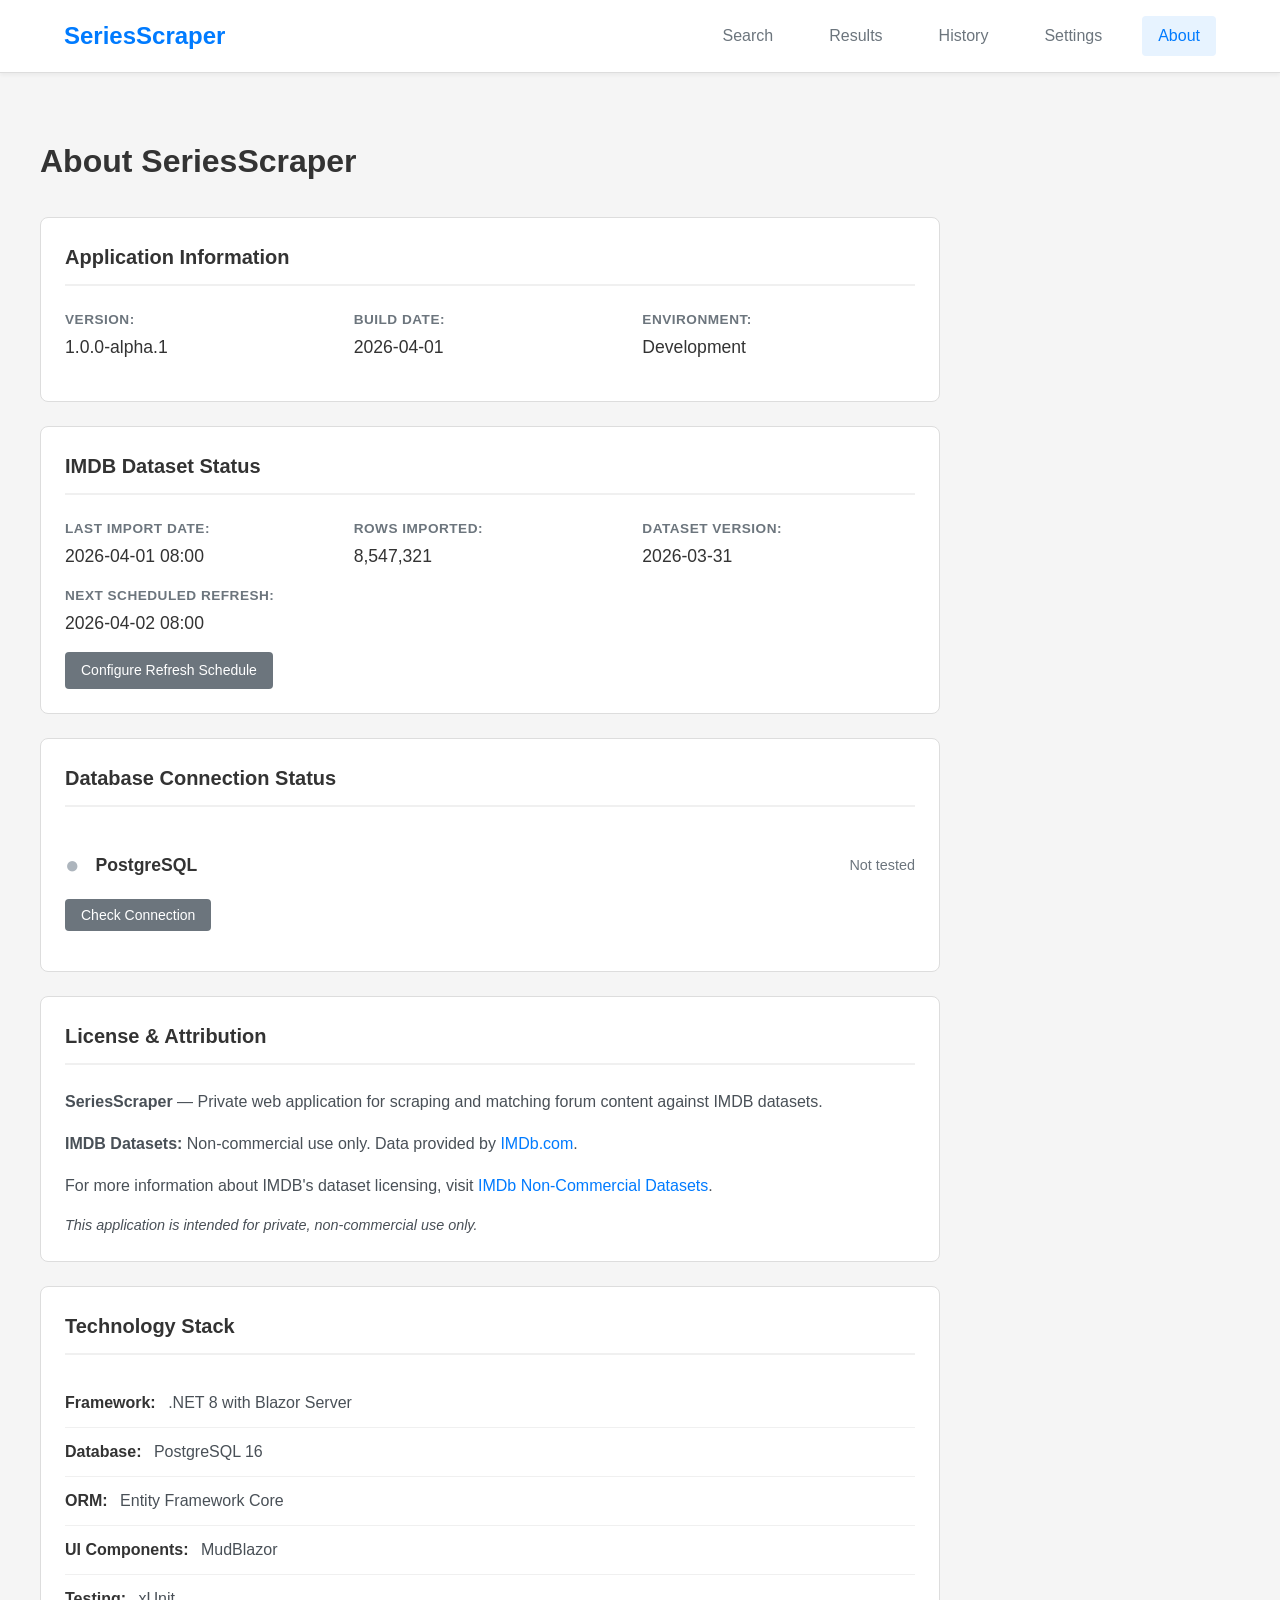
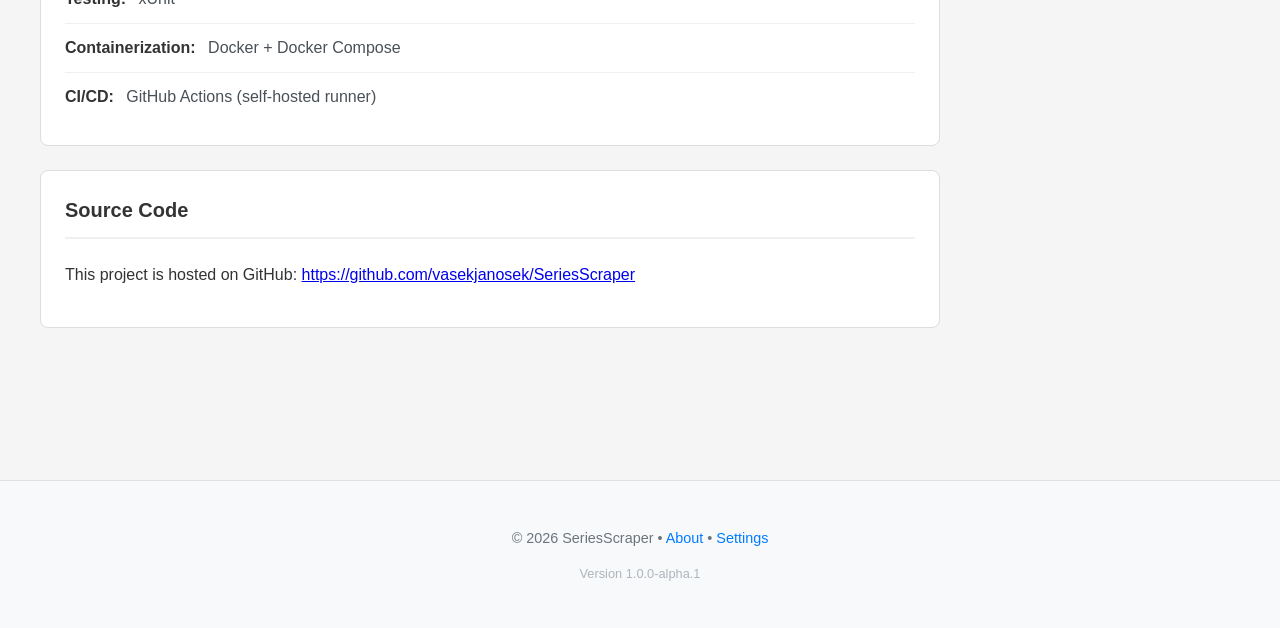
<file: design/wireframes/about/index.html>
<!DOCTYPE html>
<html lang="en">
<head>
  <meta charset="UTF-8">
  <meta name="viewport" content="width=device-width, initial-scale=1.0">
  <title>About — Wireframe</title>
  <link rel="stylesheet" href="../shared.css">
  <link rel="stylesheet" href="wireframe.css">
</head>
<body>
  <!-- [SECTION: Application Shell] -->
  <header class="app-header">
    <div class="container">
      <h1 class="app-title">SeriesScraper</h1>
      <nav class="main-nav">
        <a href="#" class="nav-link">Search</a>
        <a href="#" class="nav-link">Results</a>
        <a href="#" class="nav-link">History</a>
        <a href="#" class="nav-link">Settings</a>
        <a href="#" class="nav-link active">About</a>
      </nav>
    </div>
  </header>

  <!-- [SECTION: Page Content] -->
  <main class="container main-content">
    
    <div class="about-container">
      
      <div class="page-header">
        <h2>About SeriesScraper</h2>
      </div>

      <!-- [SECTION: Application Information] -->
      <div class="info-card">
        <h3>Application Information</h3>
        <div class="info-grid">
          
          <div class="info-item">
            <span class="info-label">Version:</span>
            <!-- TODO: Read from AssemblyInformationalVersion or equivalent -->
            <span class="info-value">1.0.0-alpha.1</span>
          </div>

          <div class="info-item">
            <span class="info-label">Build Date:</span>
            <span class="info-value">2026-04-01</span>
          </div>

          <div class="info-item">
            <span class="info-label">Environment:</span>
            <span class="info-value">Development</span>
          </div>

        </div>
      </div>

      <!-- [SECTION: IMDB Dataset Status] -->
      <!-- TODO: Read from DataSourceImportRuns table (dependency: #22) -->
      <div class="info-card">
        <h3>IMDB Dataset Status</h3>
        <div class="info-grid">
          
          <div class="info-item">
            <span class="info-label">Last Import Date:</span>
            <span class="info-value">2026-04-01 08:00</span>
          </div>

          <div class="info-item">
            <span class="info-label">Rows Imported:</span>
            <span class="info-value">8,547,321</span>
          </div>

          <div class="info-item">
            <span class="info-label">Dataset Version:</span>
            <span class="info-value">2026-03-31</span>
          </div>

          <div class="info-item">
            <span class="info-label">Next Scheduled Refresh:</span>
            <span class="info-value">2026-04-02 08:00</span>
          </div>

        </div>

        <div class="info-actions">
          <a href="/settings" class="btn btn-secondary btn-sm">Configure Refresh Schedule</a>
        </div>

        <!-- [STATE: First Run — No Import Yet] -->
        <div class="no-import-warning" style="display:none;">
          <span class="warning-icon">⚠️</span>
          <span class="warning-text">IMDB dataset has not been imported yet. The first import will run automatically on application startup.</span>
        </div>

        <!-- [STATE: Stale Import Warning] -->
        <div class="stale-import-warning" style="display:none;">
          <span class="warning-icon">⚠️</span>
          <span class="warning-text">IMDB dataset is out of date (last import: 90+ days ago). Consider refreshing from Settings.</span>
        </div>
      </div>

      <!-- [SECTION: Database Connection Status] -->
      <div class="info-card">
        <h3>Database Connection Status</h3>
        
        <!-- [STATE: Default — Connection Unknown] -->
        <div class="connection-status" id="connection-status">
          <div class="status-indicator status-unknown">
            <span class="status-dot">●</span>
            <span class="status-text">PostgreSQL</span>
            <span class="status-label">Not tested</span>
          </div>
          
          <div class="info-actions">
            <!-- TODO: Button sends reachability check (simple SELECT 1, no raw SQL exposed) -->
            <button class="btn btn-secondary btn-sm" id="check-connection-btn">Check Connection</button>
          </div>
        </div>

        <!-- [STATE: Connection Test Running] -->
        <div class="connection-status" id="connection-testing" style="display:none;">
          <div class="status-indicator status-testing">
            <span class="status-dot spinning">●</span>
            <span class="status-text">PostgreSQL</span>
            <span class="status-label">Testing connection...</span>
          </div>
        </div>

        <!-- [STATE: Connection Success] -->
        <div class="connection-status" id="connection-success" style="display:none;">
          <div class="status-indicator status-connected">
            <span class="status-dot">✓</span>
            <span class="status-text">PostgreSQL</span>
            <span class="status-label">Connected</span>
          </div>
          <div class="connection-details">
            <small>Server: localhost:5432 • Database: seriesscraper</small>
          </div>
        </div>

        <!-- [STATE: Connection Failed] -->
        <div class="connection-status" id="connection-failed" style="display:none;">
          <div class="status-indicator status-disconnected">
            <span class="status-dot">✗</span>
            <span class="status-text">PostgreSQL</span>
            <span class="status-label">Connection failed</span>
          </div>
          <div class="connection-error">
            <!-- TODO: Show hint, not full error details or stack trace -->
            <small>Unable to connect to database. Check your configuration.</small>
          </div>
          <div class="info-actions">
            <button class="btn btn-secondary btn-sm">Retry</button>
          </div>
        </div>

      </div>

      <!-- [SECTION: License & Attribution] -->
      <div class="info-card">
        <h3>License & Attribution</h3>
        <div class="license-content">
          <p>
            <strong>SeriesScraper</strong> — Private web application for scraping and matching forum content against IMDB datasets.
          </p>
          <p>
            <strong>IMDB Datasets:</strong> Non-commercial use only. Data provided by
            <a href="https://www.imdb.com" target="_blank" rel="noopener">IMDb.com</a>.
          </p>
          <p>
            For more information about IMDB's dataset licensing, visit
            <a href="https://developer.imdb.com/non-commercial-datasets/" target="_blank" rel="noopener">IMDb Non-Commercial Datasets</a>.
          </p>
          <p class="license-note">
            This application is intended for private, non-commercial use only.
          </p>
        </div>
      </div>

      <!-- [SECTION: Technology Stack] -->
      <div class="info-card">
        <h3>Technology Stack</h3>
        <ul class="tech-stack-list">
          <li><strong>Framework:</strong> .NET 8 with Blazor Server</li>
          <li><strong>Database:</strong> PostgreSQL 16</li>
          <li><strong>ORM:</strong> Entity Framework Core</li>
          <li><strong>UI Components:</strong> MudBlazor</li>
          <li><strong>Testing:</strong> xUnit</li>
          <li><strong>Containerization:</strong> Docker + Docker Compose</li>
          <li><strong>CI/CD:</strong> GitHub Actions (self-hosted runner)</li>
        </ul>
      </div>

      <!-- [SECTION: Repository Link] -->
      <div class="info-card">
        <h3>Source Code</h3>
        <p>
          This project is hosted on GitHub:
          <a href="https://github.com/vasekjanosek/SeriesScraper" target="_blank" rel="noopener">
            https://github.com/vasekjanosek/SeriesScraper
          </a>
        </p>
      </div>

    </div>

  </main>

  <!-- [SECTION: Footer] -->
  <footer class="app-footer">
    <div class="container">
      <p>&copy; 2026 SeriesScraper • <a href="/about">About</a> • <a href="/settings">Settings</a></p>
      <!-- TODO: App version also displayed here in footer -->
      <p class="version-footer">Version 1.0.0-alpha.1</p>
    </div>
  </footer>

  <!-- [JAVASCRIPT: Connection Test] -->
  <script>
    // TODO: Simple reachability check — SELECT 1 or equivalent, no raw SQL exposed to user
    document.getElementById('check-connection-btn')?.addEventListener('click', function() {
      // Hide default state
      document.getElementById('connection-status').style.display = 'none';
      // Show testing state
      document.getElementById('connection-testing').style.display = 'block';
      
      // Simulate connection test (replace with actual backend call)
      setTimeout(() => {
        // Hide testing state
        document.getElementById('connection-testing').style.display = 'none';
        
        // Show success state (or failed state based on result)
        const success = Math.random() > 0.2; // 80% success rate for demo
        if (success) {
          document.getElementById('connection-success').style.display = 'block';
        } else {
          document.getElementById('connection-failed').style.display = 'block';
        }
      }, 1500);
    });
  </script>

</body>
</html>
</file>
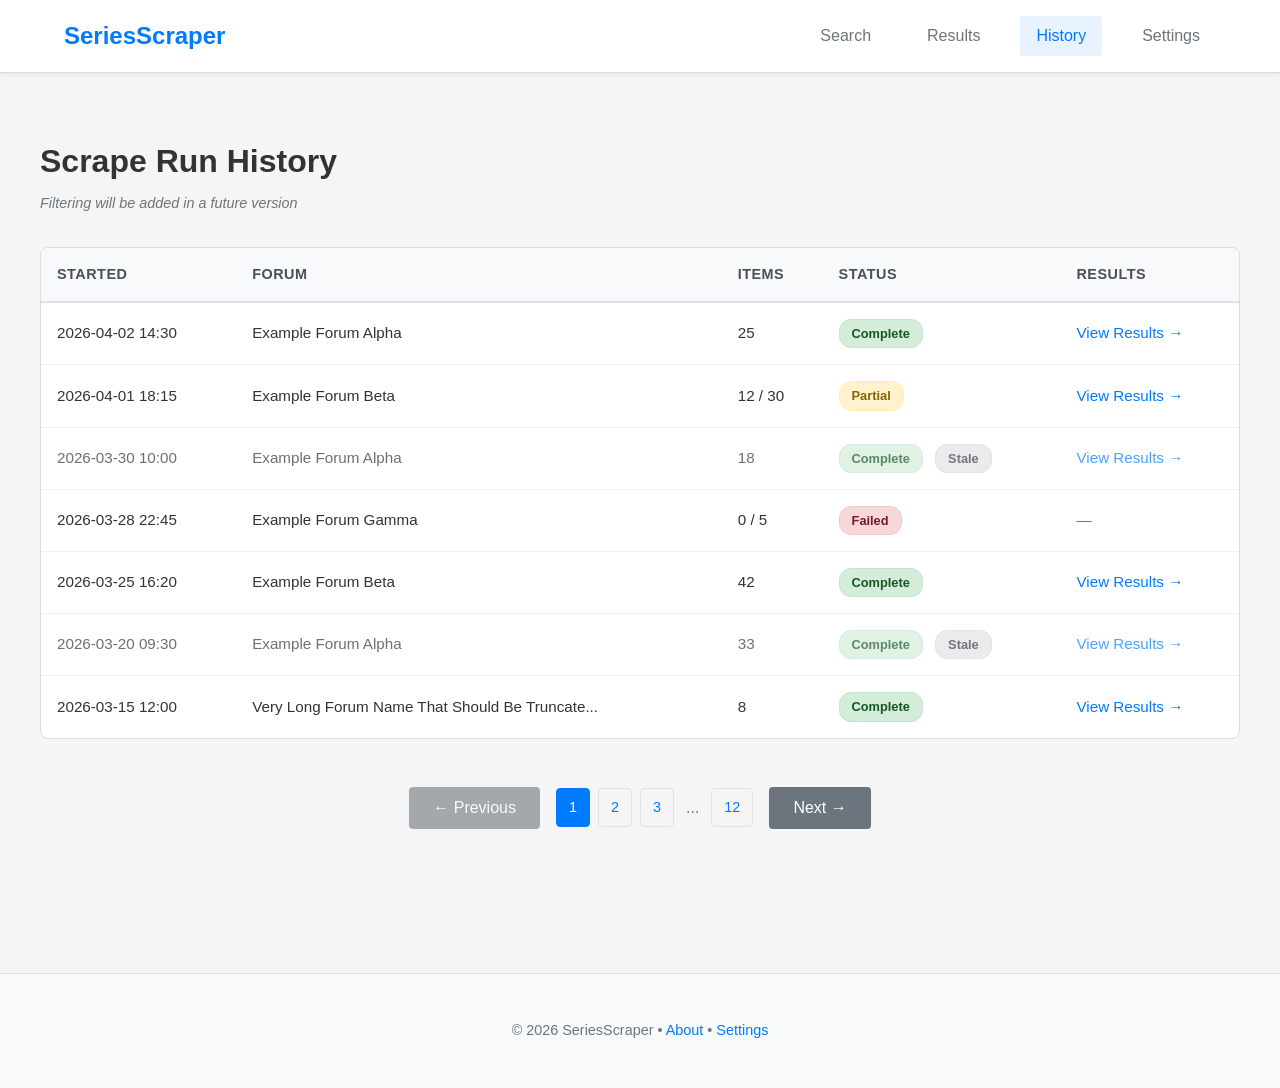
<file: design/wireframes/history/index.html>
<!DOCTYPE html>
<html lang="en">
<head>
  <meta charset="UTF-8">
  <meta name="viewport" content="width=device-width, initial-scale=1.0">
  <title>History — Wireframe</title>
  <link rel="stylesheet" href="../shared.css">
  <link rel="stylesheet" href="wireframe.css">
</head>
<body>
  <!-- [SECTION: Application Shell] -->
  <header class="app-header">
    <div class="container">
      <h1 class="app-title">SeriesScraper</h1>
      <nav class="main-nav">
        <a href="#" class="nav-link">Search</a>
        <a href="#" class="nav-link">Results</a>
        <a href="#" class="nav-link active">History</a>
        <a href="#" class="nav-link">Settings</a>
      </nav>
    </div>
  </header>

  <!-- [SECTION: Page Content] -->
  <main class="container main-content">
    
    <div class="history-container">
      
      <div class="page-header">
        <h2>Scrape Run History</h2>
        <!-- TODO: Filter note — filtering explicitly deferred to future version -->
        <p class="filter-note">Filtering will be added in a future version</p>
      </div>

      <!-- [STATE: Loading] Hidden when data loaded -->
      <div class="loading-state" style="display:none;">
        <div class="skeleton-row"></div>
        <div class="skeleton-row"></div>
        <div class="skeleton-row"></div>
      </div>

      <!-- [STATE: Success with results] -->
      <div class="history-table-container">
        <table class="history-table">
          <thead>
            <tr>
              <th>Started</th>
              <th>Forum</th>
              <th>Items</th>
              <th>Status</th>
              <th>Results</th>
            </tr>
          </thead>
          <tbody>
            
            <!-- Run: Complete -->
            <!-- TODO: Row is clickable, navigates to /runs/{runId}/results -->
            <tr class="run-row clickable" onclick="location.href='/runs/1/results'">
              <td>2026-04-02 14:30</td>
              <td>Example Forum Alpha</td>
              <td>25</td>
              <td><span class="status-badge status-complete">Complete</span></td>
              <td>
                <!-- TODO: No "Stale" badge = current results (is_current = true) -->
                <span class="results-link">View Results →</span>
              </td>
            </tr>

            <!-- Run: Partial -->
            <tr class="run-row clickable" onclick="location.href='/runs/2/results'">
              <td>2026-04-01 18:15</td>
              <td>Example Forum Beta</td>
              <td>12 / 30</td>
              <td><span class="status-badge status-partial">Partial</span></td>
              <td>
                <span class="results-link">View Results →</span>
              </td>
            </tr>

            <!-- Run: Complete with Stale badge -->
            <!-- TODO: Stale badge indicates is_current = false on linked Links -->
            <tr class="run-row clickable stale" onclick="location.href='/runs/3/results'">
              <td>2026-03-30 10:00</td>
              <td>Example Forum Alpha</td>
              <td>18</td>
              <td>
                <span class="status-badge status-complete">Complete</span>
                <span class="stale-badge">Stale</span>
              </td>
              <td>
                <span class="results-link">View Results →</span>
              </td>
            </tr>

            <!-- Run: Failed -->
            <tr class="run-row clickable" onclick="location.href='/runs/4/results'">
              <td>2026-03-28 22:45</td>
              <td>Example Forum Gamma</td>
              <td>0 / 5</td>
              <td><span class="status-badge status-failed">Failed</span></td>
              <td>
                <span class="no-results">—</span>
              </td>
            </tr>

            <!-- Run: Complete -->
            <tr class="run-row clickable" onclick="location.href='/runs/5/results'">
              <td>2026-03-25 16:20</td>
              <td>Example Forum Beta</td>
              <td>42</td>
              <td><span class="status-badge status-complete">Complete</span></td>
              <td>
                <span class="results-link">View Results →</span>
              </td>
            </tr>

            <!-- Run: Complete with Stale badge -->
            <tr class="run-row clickable stale" onclick="location.href='/runs/6/results'">
              <td>2026-03-20 09:30</td>
              <td>Example Forum Alpha</td>
              <td>33</td>
              <td>
                <span class="status-badge status-complete">Complete</span>
                <span class="stale-badge">Stale</span>
              </td>
              <td>
                <span class="results-link">View Results →</span>
              </td>
            </tr>

            <!-- More runs... -->
            <tr class="run-row clickable" onclick="location.href='/runs/7/results'">
              <td>2026-03-15 12:00</td>
              <td>Very Long Forum Name That Should Be Truncate...</td>
              <td>8</td>
              <td><span class="status-badge status-complete">Complete</span></td>
              <td>
                <span class="results-link">View Results →</span>
              </td>
            </tr>

          </tbody>
        </table>
      </div>

      <!-- [COMPONENT: Pagination] -->
      <!-- TODO: Pagination appears when result count exceeds 50 rows -->
      <!-- TODO: Page size is NOT user-configurable in v1 (fixed at 50) -->
      <div class="pagination">
        <button class="btn btn-secondary" disabled>← Previous</button>
        <div class="page-numbers">
          <span class="page-number active">1</span>
          <span class="page-number">2</span>
          <span class="page-number">3</span>
          <span class="page-separator">...</span>
          <span class="page-number">12</span>
        </div>
        <button class="btn btn-secondary">Next →</button>
      </div>

    </div>

    <!-- [STATE: Empty State] Displayed when zero runs in history -->
    <div class="empty-state" style="display:none;">
      <div class="empty-icon">📜</div>
      <h3>No scrape runs yet</h3>
      <p>Your scrape run history will appear here after you run your first search.</p>
      <!-- TODO: Button redirects to /search -->
      <a href="/search" class="btn btn-primary">Go to Search</a>
    </div>

  </main>

  <!-- [SECTION: Footer] -->
  <footer class="app-footer">
    <div class="container">
      <p>&copy; 2026 SeriesScraper • <a href="/about">About</a> • <a href="/settings">Settings</a></p>
      <!-- NOTE: Result retention policy configurable in Global Settings (#36) -->
      <!-- NOTE: EF Core global query filter strategy for is_current decided in #38 -->
    </div>
  </footer>

</body>
</html>
</file>
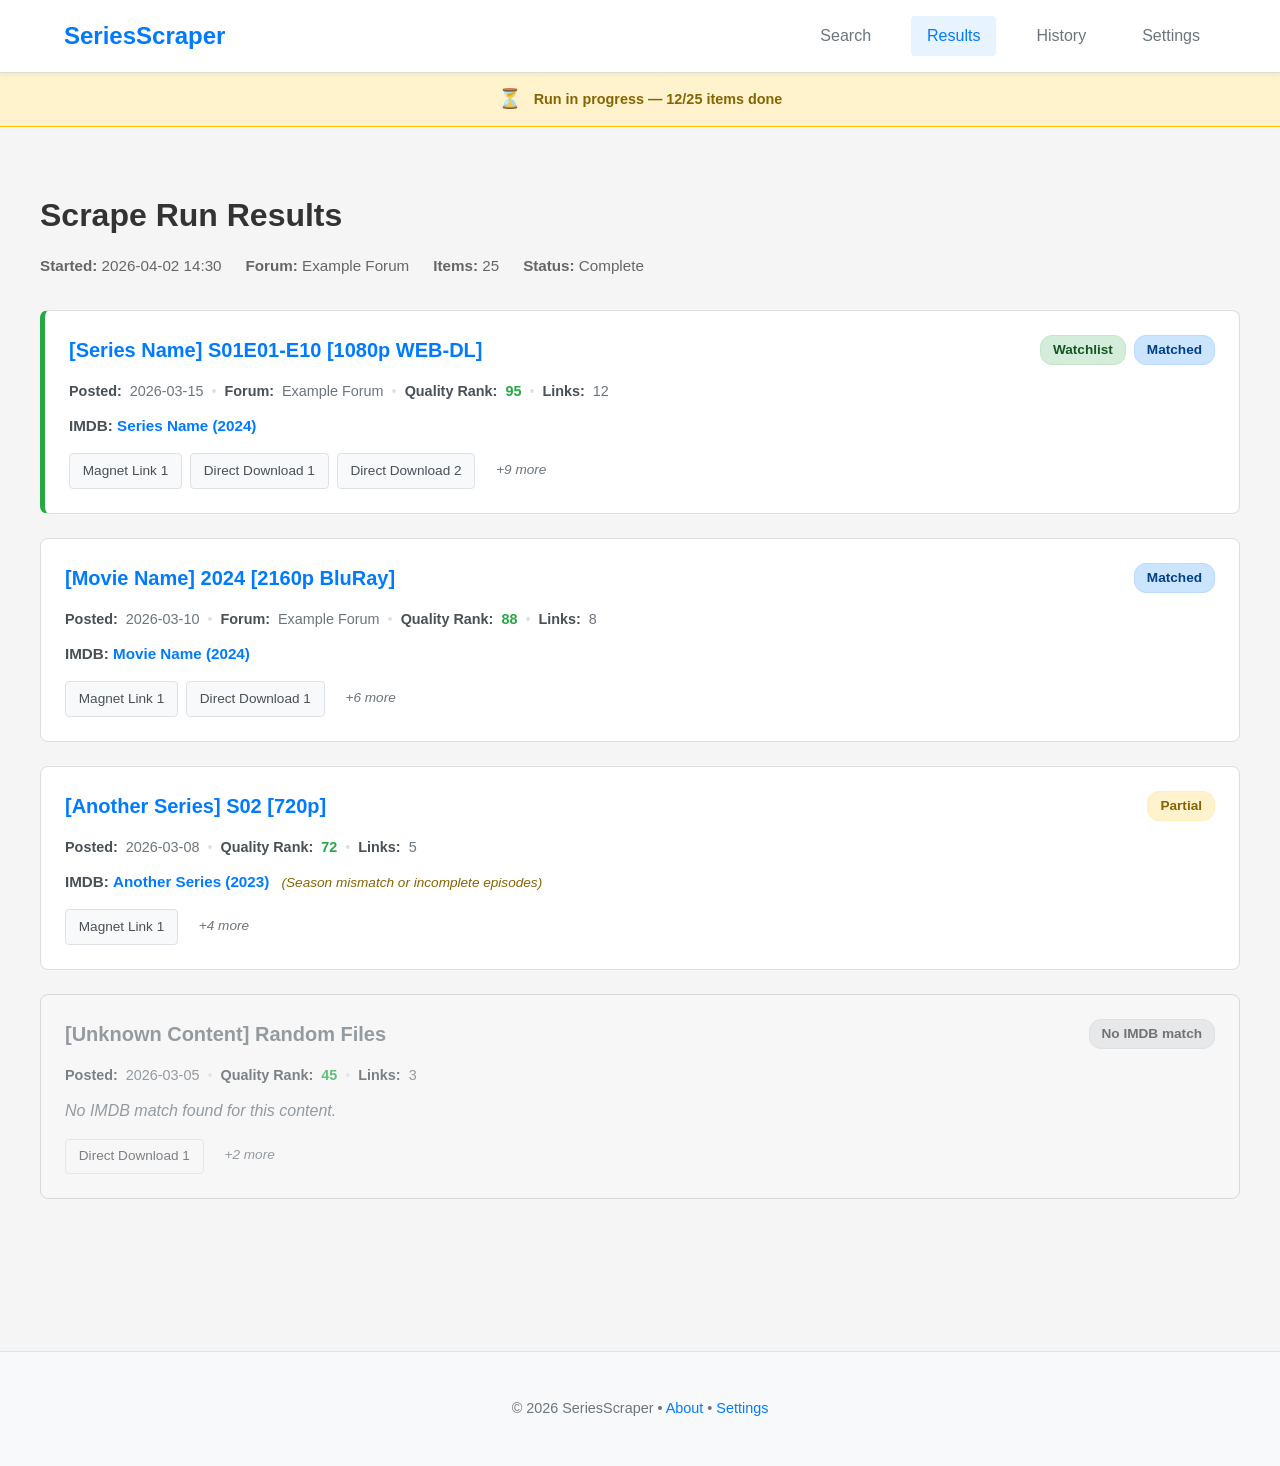
<file: design/wireframes/results-page/index.html>
<!DOCTYPE html>
<html lang="en">
<head>
  <meta charset="UTF-8">
  <meta name="viewport" content="width=device-width, initial-scale=1.0">
  <title>Results Page — Wireframe</title>
  <link rel="stylesheet" href="../shared.css">
  <link rel="stylesheet" href="wireframe.css">
</head>
<body>
  <!-- [SECTION: Application Shell] -->
  <header class="app-header">
    <div class="container">
      <h1 class="app-title">SeriesScraper</h1>
      <nav class="main-nav">
        <a href="#" class="nav-link">Search</a>
        <a href="#" class="nav-link active">Results</a>
        <a href="#" class="nav-link">History</a>
        <a href="#" class="nav-link">Settings</a>
      </nav>
    </div>
  </header>

  <!-- [SECTION: Run status indicator — global component, visible on all pages when run is active] -->
  <div class="global-run-status">
    <span class="status-icon">⏳</span>
    <span class="status-text">Run in progress — 12/25 items done</span>
    <!-- NOTE: This component is driven by IRunStatusService singleton, no polling -->
  </div>

  <!-- [SECTION: Page Content] -->
  <main class="container main-content">
    
    <!-- [STATE: Loading] Hidden when data loaded -->
    <div class="loading-state" style="display:none;">
      <div class="skeleton-card"></div>
      <div class="skeleton-card"></div>
      <div class="skeleton-card"></div>
    </div>

    <!-- [STATE: Success with results] -->
    <div class="results-container">
      <div class="page-header">
        <h2>Scrape Run Results</h2>
        <div class="run-metadata">
          <span class="metadata-item"><strong>Started:</strong> 2026-04-02 14:30</span>
          <span class="metadata-item"><strong>Forum:</strong> Example Forum</span>
          <span class="metadata-item"><strong>Items:</strong> 25</span>
          <span class="metadata-item"><strong>Status:</strong> Complete</span>
        </div>
      </div>

      <!-- [COMPONENT: Post Group Card — Watchlist Match] -->
      <!-- TODO: Watchlist matches display distinct left border (color: green) and badge -->
      <article class="post-card watchlist-match">
        <div class="card-border-left"></div>
        <div class="card-content">
          <div class="card-header">
            <h3 class="post-title">
              <!-- TODO: Post title is clickable link to original forum post -->
              <a href="#" class="post-link">[Series Name] S01E01-E10 [1080p WEB-DL]</a>
            </h3>
            <div class="badges">
              <span class="badge badge-watchlist">Watchlist</span>
              <span class="badge badge-matched">Matched</span>
            </div>
          </div>
          
          <div class="post-metadata">
            <span class="metadata-label">Posted:</span> <span>2026-03-15</span>
            <span class="separator">•</span>
            <span class="metadata-label">Forum:</span> <span>Example Forum</span>
            <span class="separator">•</span>
            <span class="metadata-label">Quality Rank:</span> <span class="quality-rank">95</span>
            <span class="separator">•</span>
            <span class="metadata-label">Links:</span> <span>12</span>
          </div>

          <div class="imdb-match">
            <span class="metadata-label">IMDB:</span>
            <!-- TODO: IMDB title is clickable link to IMDB page -->
            <a href="#" class="imdb-link">Series Name (2024)</a>
          </div>

          <div class="links-preview">
            <!-- TODO: All URLs validated to http/https/magnet/torrent schemes; others replaced with # -->
            <a href="magnet:?xt=..." class="link-item">Magnet Link 1</a>
            <a href="https://..." class="link-item">Direct Download 1</a>
            <a href="https://..." class="link-item">Direct Download 2</a>
            <span class="link-more">+9 more</span>
          </div>
        </div>
      </article>

      <!-- [COMPONENT: Post Group Card — Matched (no watchlist)] -->
      <article class="post-card matched">
        <div class="card-content">
          <div class="card-header">
            <h3 class="post-title">
              <a href="#" class="post-link">[Movie Name] 2024 [2160p BluRay]</a>
            </h3>
            <div class="badges">
              <span class="badge badge-matched">Matched</span>
            </div>
          </div>
          
          <div class="post-metadata">
            <span class="metadata-label">Posted:</span> <span>2026-03-10</span>
            <span class="separator">•</span>
            <span class="metadata-label">Forum:</span> <span>Example Forum</span>
            <span class="separator">•</span>
            <span class="metadata-label">Quality Rank:</span> <span class="quality-rank">88</span>
            <span class="separator">•</span>
            <span class="metadata-label">Links:</span> <span>8</span>
          </div>

          <div class="imdb-match">
            <span class="metadata-label">IMDB:</span>
            <a href="#" class="imdb-link">Movie Name (2024)</a>
          </div>

          <div class="links-preview">
            <a href="magnet:?xt=..." class="link-item">Magnet Link 1</a>
            <a href="https://..." class="link-item">Direct Download 1</a>
            <span class="link-more">+6 more</span>
          </div>
        </div>
      </article>

      <!-- [COMPONENT: Post Group Card — Partial Match] -->
      <article class="post-card partial-match">
        <div class="card-content">
          <div class="card-header">
            <h3 class="post-title">
              <a href="#" class="post-link">[Another Series] S02 [720p]</a>
            </h3>
            <div class="badges">
              <span class="badge badge-partial">Partial</span>
            </div>
          </div>
          
          <div class="post-metadata">
            <span class="metadata-label">Posted:</span> <span>2026-03-08</span>
            <span class="separator">•</span>
            <span class="metadata-label">Quality Rank:</span> <span class="quality-rank">72</span>
            <span class="separator">•</span>
            <span class="metadata-label">Links:</span> <span>5</span>
          </div>

          <div class="imdb-match">
            <span class="metadata-label">IMDB:</span>
            <a href="#" class="imdb-link">Another Series (2023)</a>
            <span class="partial-note">(Season mismatch or incomplete episodes)</span>
          </div>

          <div class="links-preview">
            <a href="magnet:?xt=..." class="link-item">Magnet Link 1</a>
            <span class="link-more">+4 more</span>
          </div>
        </div>
      </article>

      <!-- [COMPONENT: Post Group Card — Unmatched] -->
      <!-- TODO: Unmatched posts rendered in greyed/muted style, ranked after all matched posts -->
      <article class="post-card unmatched">
        <div class="card-content">
          <div class="card-header">
            <h3 class="post-title">
              <a href="#" class="post-link">[Unknown Content] Random Files</a>
            </h3>
            <div class="badges">
              <span class="badge badge-unmatched">No IMDB match</span>
            </div>
          </div>
          
          <div class="post-metadata">
            <span class="metadata-label">Posted:</span> <span>2026-03-05</span>
            <span class="separator">•</span>
            <span class="metadata-label">Quality Rank:</span> <span class="quality-rank">45</span>
            <span class="separator">•</span>
            <span class="metadata-label">Links:</span> <span>3</span>
          </div>

          <div class="no-match-message">
            No IMDB match found for this content.
          </div>

          <div class="links-preview">
            <a href="https://..." class="link-item">Direct Download 1</a>
            <span class="link-more">+2 more</span>
          </div>
        </div>
      </article>

    </div>

    <!-- [STATE: Empty State] Displayed when zero results -->
    <div class="empty-state" style="display:none;">
      <div class="empty-icon">📭</div>
      <h3>No results found for this run</h3>
      <p>The scrape run completed but found no matching content.</p>
      <!-- TODO: Button redirects to /search -->
      <a href="/search" class="btn btn-primary">Back to Search</a>
    </div>

    <!-- [STATE: Error State] Displayed when data fetch fails -->
    <div class="error-state" style="display:none;">
      <div class="error-icon">⚠️</div>
      <h3>Failed to load results</h3>
      <p class="error-message">An error occurred while loading the results. Please try again.</p>
      <button class="btn btn-secondary">Retry</button>
    </div>

  </main>

  <!-- [SECTION: Footer] -->
  <footer class="app-footer">
    <div class="container">
      <p>&copy; 2026 SeriesScraper • <a href="/about">About</a> • <a href="/settings">Settings</a></p>
    </div>
  </footer>

</body>
</html>
</file>
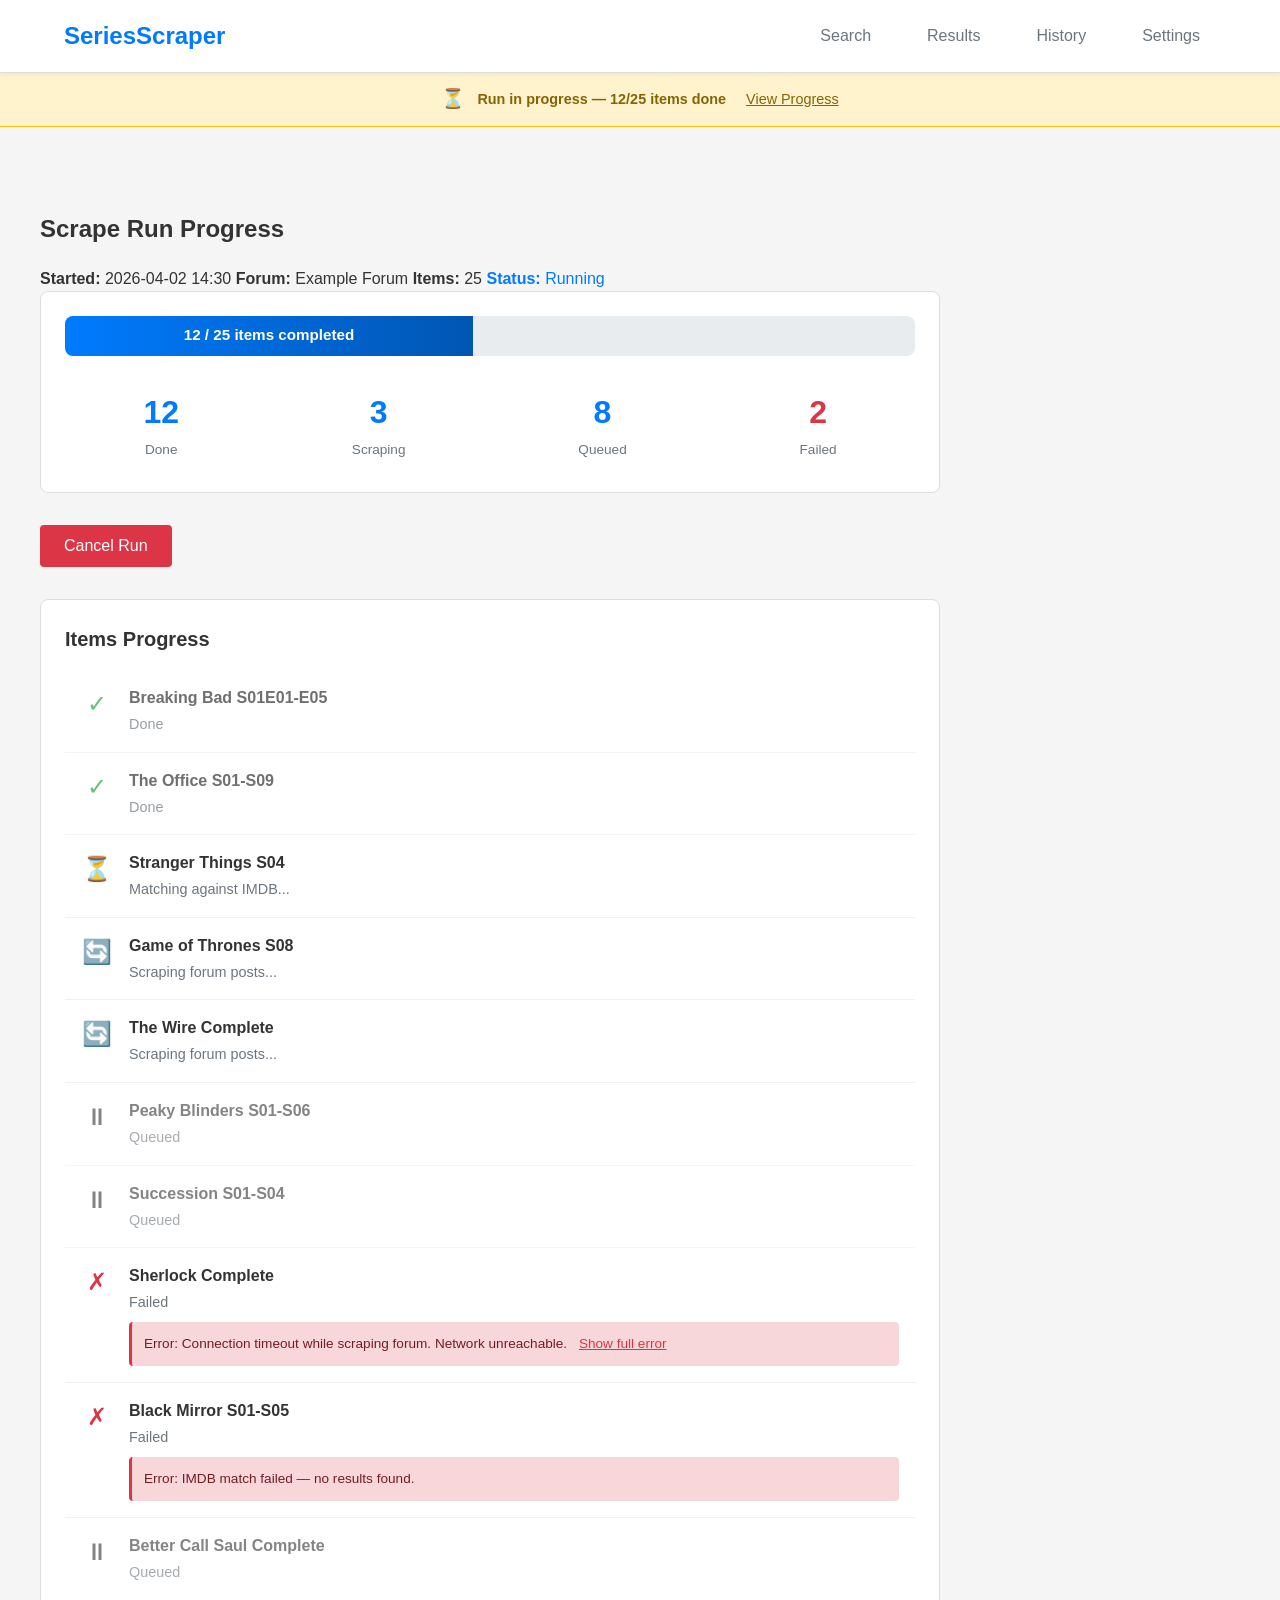
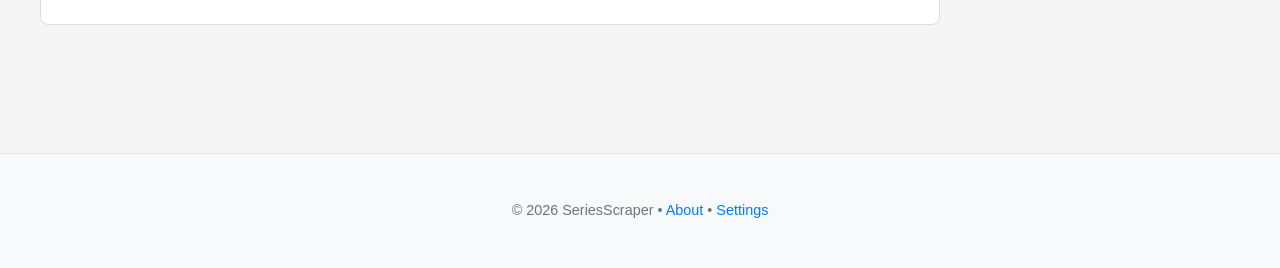
<file: design/wireframes/run-progress/index.html>
<!DOCTYPE html>
<html lang="en">
<head>
  <meta charset="UTF-8">
  <meta name="viewport" content="width=device-width, initial-scale=1.0">
  <title>Run Progress — Wireframe</title>
  <link rel="stylesheet" href="../shared.css">
  <link rel="stylesheet" href="wireframe.css">
</head>
<body>
  <!-- [SECTION: Application Shell] -->
  <header class="app-header">
    <div class="container">
      <h1 class="app-title">SeriesScraper</h1>
      <nav class="main-nav">
        <a href="#" class="nav-link">Search</a>
        <a href="#" class="nav-link">Results</a>
        <a href="#" class="nav-link">History</a>
        <a href="#" class="nav-link">Settings</a>
      </nav>
    </div>
  </header>

  <!-- [SECTION: Global run status indicator] -->
  <!-- TODO: This component reads from IRunStatusService singleton, visible on all pages when run is active -->
  <div class="global-run-status active">
    <span class="status-icon">⏳</span>
    <span class="status-text">Run in progress — 12/25 items done</span>
    <!-- TODO: clicking this navigates to /runs/{runId} -->
    <a href="#" class="status-link">View Progress</a>
  </div>

  <!-- [SECTION: Page Content] -->
  <main class="container main-content">
    
    <div class="progress-container">
      
      <div class="page-header">
        <h2>Scrape Run Progress</h2>
        <div class="run-metadata">
          <span class="metadata-item"><strong>Started:</strong> 2026-04-02 14:30</span>
          <span class="metadata-item"><strong>Forum:</strong> Example Forum</span>
          <span class="metadata-item"><strong>Items:</strong> 25</span>
          <span class="metadata-item status-running"><strong>Status:</strong> Running</span>
        </div>
      </div>

      <!-- [COMPONENT: Progress Overview] -->
      <div class="progress-overview">
        <div class="progress-bar-container">
          <div class="progress-bar" style="width: 48%;">
            <span class="progress-text">12 / 25 items completed</span>
          </div>
        </div>
        <div class="progress-stats">
          <div class="stat-item">
            <span class="stat-value">12</span>
            <span class="stat-label">Done</span>
          </div>
          <div class="stat-item">
            <span class="stat-value">3</span>
            <span class="stat-label">Scraping</span>
          </div>
          <div class="stat-item">
            <span class="stat-value">8</span>
            <span class="stat-label">Queued</span>
          </div>
          <div class="stat-item error">
            <span class="stat-value">2</span>
            <span class="stat-label">Failed</span>
          </div>
        </div>
      </div>

      <!-- [COMPONENT: Action Buttons] -->
      <div class="action-buttons">
        <!-- TODO: Cancel button visible when run status = Running -->
        <!-- TODO: clicking sends cancellation signal to IScrapingJobQueue, marks run as Partial, updates UI -->
        <button class="btn btn-danger">Cancel Run</button>
        
        <!-- TODO: Resume button visible when run status = Partial (hidden in this state) -->
        <button class="btn btn-primary" style="display:none;">Resume Run</button>
        
        <!-- TODO: View Results button visible when run status = Complete or Partial (hidden in this state) -->
        <button class="btn btn-success" style="display:none;">View Results</button>
      </div>

      <!-- [SECTION: Per-Item Status List] -->
      <!-- TODO: Real-time updates delivered via Blazor Server SignalR — background service pushes state changes -->
      <!-- TODO: NO polling timer in UI component -->
      <div class="items-status-list">
        <h3>Items Progress</h3>
        
        <!-- Item: Done -->
        <div class="status-item status-done">
          <div class="item-icon">✓</div>
          <div class="item-details">
            <div class="item-name">Breaking Bad S01E01-E05</div>
            <div class="item-status">Done</div>
          </div>
        </div>

        <!-- Item: Done -->
        <div class="status-item status-done">
          <div class="item-icon">✓</div>
          <div class="item-details">
            <div class="item-name">The Office S01-S09</div>
            <div class="item-status">Done</div>
          </div>
        </div>

        <!-- Item: Matching -->
        <div class="status-item status-matching">
          <div class="item-icon">⏳</div>
          <div class="item-details">
            <div class="item-name">Stranger Things S04</div>
            <div class="item-status">Matching against IMDB...</div>
          </div>
        </div>

        <!-- Item: Scraping -->
        <div class="status-item status-scraping">
          <div class="item-icon">🔄</div>
          <div class="item-details">
            <div class="item-name">Game of Thrones S08</div>
            <div class="item-status">Scraping forum posts...</div>
          </div>
        </div>

        <!-- Item: Scraping -->
        <div class="status-item status-scraping">
          <div class="item-icon">🔄</div>
          <div class="item-details">
            <div class="item-name">The Wire Complete</div>
            <div class="item-status">Scraping forum posts...</div>
          </div>
        </div>

        <!-- Item: Queued -->
        <div class="status-item status-queued">
          <div class="item-icon">⏸</div>
          <div class="item-details">
            <div class="item-name">Peaky Blinders S01-S06</div>
            <div class="item-status">Queued</div>
          </div>
        </div>

        <!-- Item: Queued -->
        <div class="status-item status-queued">
          <div class="item-icon">⏸</div>
          <div class="item-details">
            <div class="item-name">Succession S01-S04</div>
            <div class="item-status">Queued</div>
          </div>
        </div>

        <!-- Item: Failed -->
        <!-- TODO: Failed items show inline error_message from ScrapeRunItems entity -->
        <div class="status-item status-failed">
          <div class="item-icon">✗</div>
          <div class="item-details">
            <div class="item-name">Sherlock Complete</div>
            <div class="item-status">Failed</div>
            <div class="item-error">
              <!-- TODO: Long error messages are truncated with expand button -->
              Error: Connection timeout while scraping forum. Network unreachable.
              <button class="expand-error">Show full error</button>
            </div>
          </div>
        </div>

        <!-- Item: Failed -->
        <div class="status-item status-failed">
          <div class="item-icon">✗</div>
          <div class="item-details">
            <div class="item-name">Black Mirror S01-S05</div>
            <div class="item-status">Failed</div>
            <div class="item-error">
              Error: IMDB match failed — no results found.
            </div>
          </div>
        </div>

        <!-- More queued items... -->
        <div class="status-item status-queued">
          <div class="item-icon">⏸</div>
          <div class="item-details">
            <div class="item-name">Better Call Saul Complete</div>
            <div class="item-status">Queued</div>
          </div>
        </div>

      </div>

      <!-- [STATE: Connection Lost] Shown when SignalR connection drops -->
      <div class="connection-warning" style="display:none;">
        <span class="warning-icon">⚠️</span>
        <span class="warning-text">Connection lost. Reconnecting...</span>
      </div>

    </div>

    <!-- [STATE: Partial Run] Displayed when run was cancelled -->
    <div class="partial-run-state" style="display:none;">
      <div class="page-header">
        <h2>Scrape Run (Partial)</h2>
        <div class="run-metadata">
          <span class="metadata-item"><strong>Started:</strong> 2026-04-02 14:30</span>
          <span class="metadata-item"><strong>Cancelled:</strong> 2026-04-02 14:45</span>
          <span class="metadata-item"><strong>Forum:</strong> Example Forum</span>
          <span class="metadata-item"><strong>Items:</strong> 12/25 completed</span>
          <span class="metadata-item status-partial"><strong>Status:</strong> Partial</span>
        </div>
      </div>

      <div class="partial-message">
        <p>This run was cancelled and is incomplete. You can resume from where it left off.</p>
      </div>

      <div class="action-buttons">
        <!-- TODO: Resume button re-enqueues run starting from next pending item -->
        <button class="btn btn-primary">Resume Run</button>
        <!-- TODO: View Results shows partial results -->
        <button class="btn btn-secondary">View Partial Results</button>
      </div>
    </div>

    <!-- [STATE: Complete] Displayed when run finished -->
    <div class="complete-run-state" style="display:none;">
      <div class="page-header">
        <h2>Scrape Run Complete</h2>
        <div class="run-metadata">
          <span class="metadata-item"><strong>Started:</strong> 2026-04-02 14:30</span>
          <span class="metadata-item"><strong>Completed:</strong> 2026-04-02 15:15</span>
          <span class="metadata-item"><strong>Forum:</strong> Example Forum</span>
          <span class="metadata-item"><strong>Items:</strong> 25</span>
          <span class="metadata-item status-complete"><strong>Status:</strong> Complete</span>
        </div>
      </div>

      <div class="completion-summary">
        <div class="summary-card">
          <h3>Run Summary</h3>
          <ul>
            <li><strong>23</strong> items completed successfully</li>
            <li><strong>2</strong> items failed</li>
            <li><strong>Total results:</strong> 157 posts</li>
            <li><strong>Watchlist matches:</strong> 5</li>
          </ul>
        </div>
      </div>

      <div class="action-buttons">
        <!-- TODO: navigates to /runs/{runId}/results -->
        <button class="btn btn-success">View Results</button>
      </div>
    </div>

  </main>

  <!-- [SECTION: Footer] -->
  <footer class="app-footer">
    <div class="container">
      <p>&copy; 2026 SeriesScraper • <a href="/about">About</a> • <a href="/settings">Settings</a></p>
    </div>
  </footer>

</body>
</html>
</file>
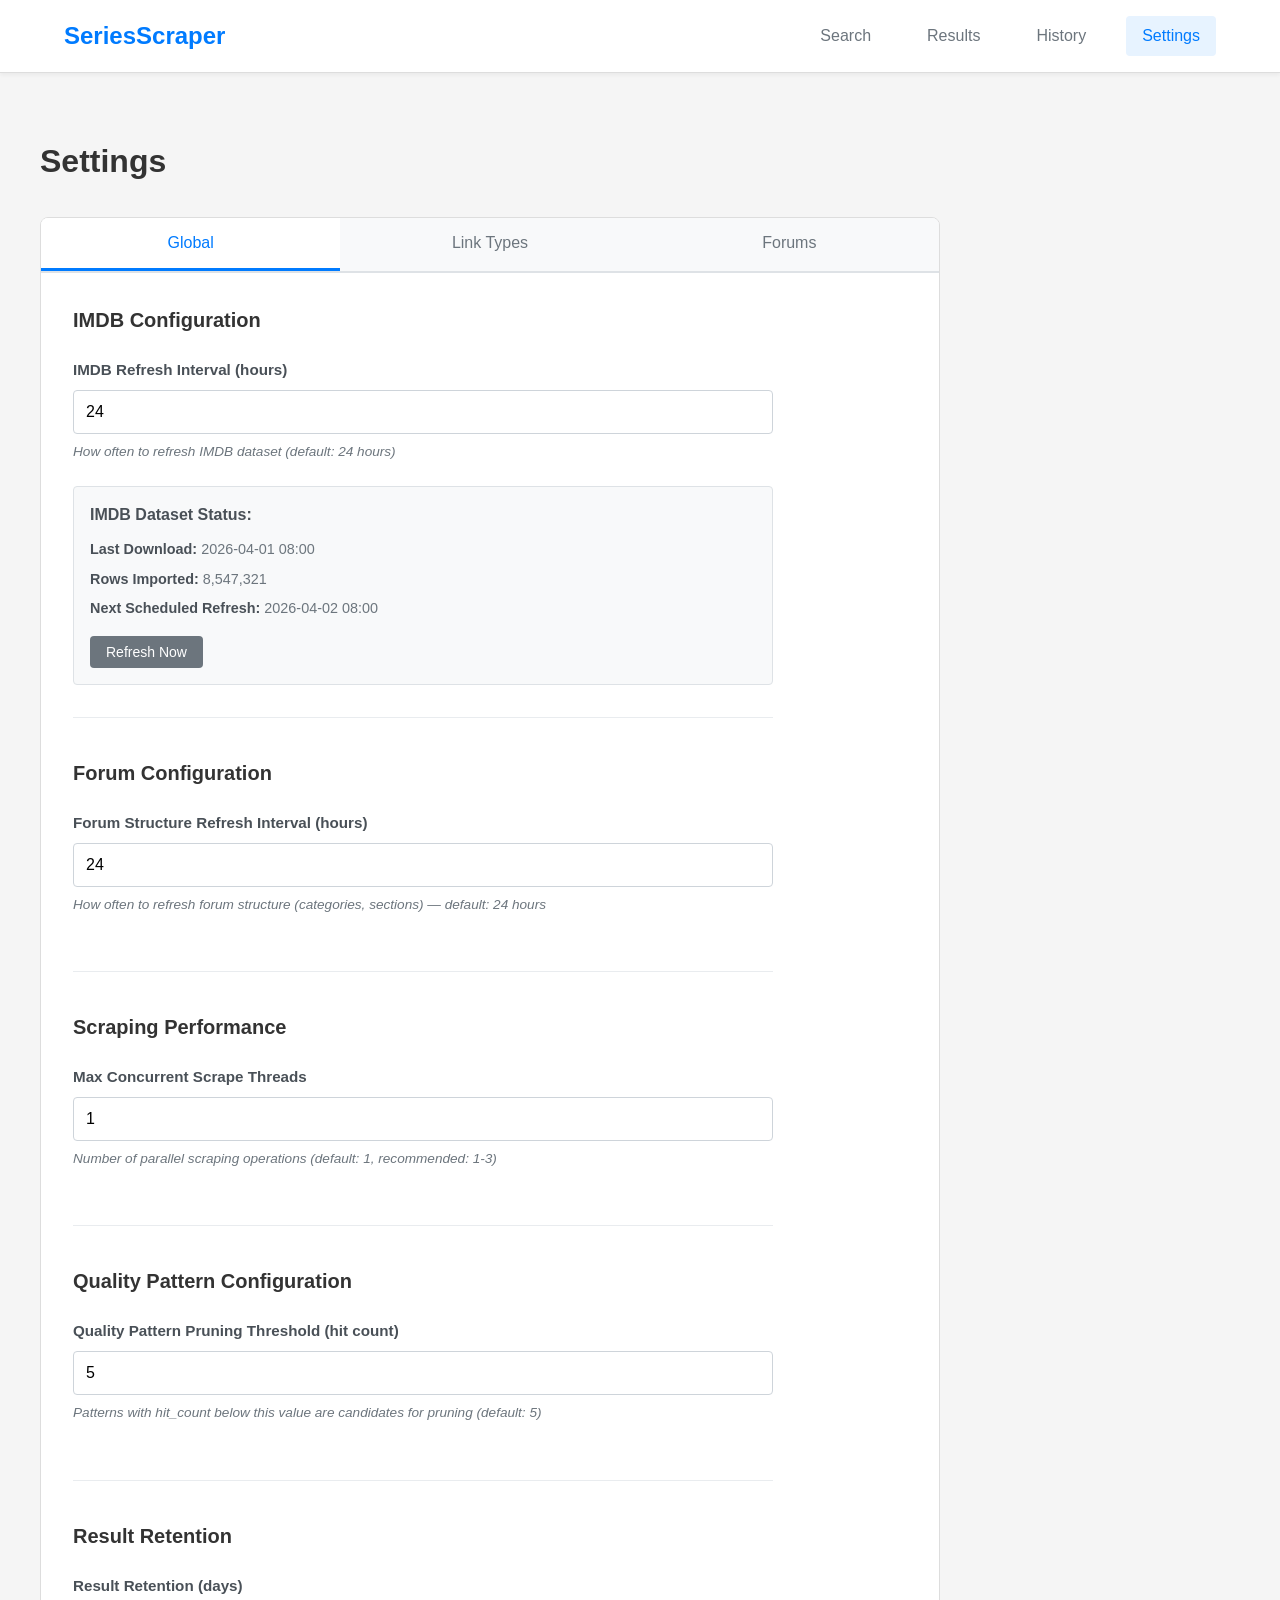
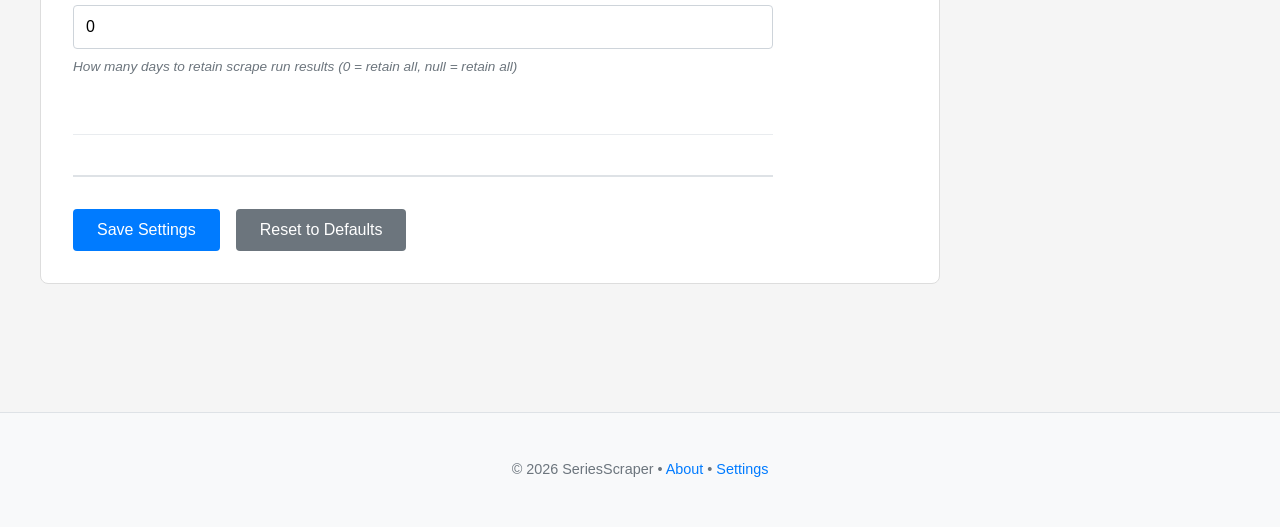
<file: design/wireframes/settings/index.html>
<!DOCTYPE html>
<html lang="en">
<head>
  <meta charset="UTF-8">
  <meta name="viewport" content="width=device-width, initial-scale=1.0">
  <title>Settings — Wireframe</title>
  <link rel="stylesheet" href="../shared.css">
  <link rel="stylesheet" href="wireframe.css">
</head>
<body>
  <!-- [SECTION: Application Shell] -->
  <header class="app-header">
    <div class="container">
      <h1 class="app-title">SeriesScraper</h1>
      <nav class="main-nav">
        <a href="#" class="nav-link">Search</a>
        <a href="#" class="nav-link">Results</a>
        <a href="#" class="nav-link">History</a>
        <a href="#" class="nav-link active">Settings</a>
      </nav>
    </div>
  </header>

  <!-- [SECTION: Page Content] -->
  <main class="container main-content">
    
    <div class="settings-container">
      
      <div class="page-header">
        <h2>Settings</h2>
      </div>

      <!-- [COMPONENT: Sub-navigation Tabs] -->
      <!-- TODO: Each tab loads its content without full page navigation -->
      <div class="tabs-container">
        <div class="tabs-nav">
          <button class="tab-button active" data-tab="global">Global</button>
          <button class="tab-button" data-tab="link-types">Link Types</button>
          <button class="tab-button" data-tab="forums">Forums</button>
        </div>

        <!-- [TAB CONTENT: Global Settings] -->
        <!-- TODO: All settings stored in DB Settings key-value table, NOT in appsettings.json -->
        <!-- TODO: On first launch (empty Settings table), defaults seeded via EF Core migration -->
        <div class="tab-content active" id="global-tab">
          
          <div class="settings-form">
            
            <div class="form-section">
              <h3>IMDB Configuration</h3>
              
              <div class="form-group">
                <label for="imdb-refresh-interval">IMDB Refresh Interval (hours)</label>
                <input 
                  type="number" 
                  id="imdb-refresh-interval" 
                  class="form-control" 
                  value="24" 
                  min="1" 
                  max="168"
                  placeholder="Default: 24"
                />
                <small class="form-text">How often to refresh IMDB dataset (default: 24 hours)</small>
              </div>

              <!-- [COMPONENT: IMDB Dataset Status Row] READ-ONLY -->
              <!-- TODO: Issue #34 — this status row shows dataset import info -->
              <div class="status-row">
                <div class="status-label">IMDB Dataset Status:</div>
                <div class="status-details">
                  <div class="status-item">
                    <strong>Last Download:</strong> 2026-04-01 08:00
                  </div>
                  <div class="status-item">
                    <strong>Rows Imported:</strong> 8,547,321
                  </div>
                  <div class="status-item">
                    <strong>Next Scheduled Refresh:</strong> 2026-04-02 08:00
                  </div>
                </div>
                <!-- TODO: Button triggers immediate import job via IScrapingJobQueue -->
                <button class="btn btn-secondary btn-sm">Refresh Now</button>
              </div>
            </div>

            <div class="form-section">
              <h3>Forum Configuration</h3>
              
              <div class="form-group">
                <label for="forum-refresh-interval">Forum Structure Refresh Interval (hours)</label>
                <input 
                  type="number" 
                  id="forum-refresh-interval" 
                  class="form-control" 
                  value="24" 
                  min="1" 
                  max="168"
                  placeholder="Default: 24"
                />
                <small class="form-text">How often to refresh forum structure (categories, sections) — default: 24 hours</small>
              </div>
            </div>

            <div class="form-section">
              <h3>Scraping Performance</h3>
              
              <div class="form-group">
                <label for="max-threads">Max Concurrent Scrape Threads</label>
                <input 
                  type="number" 
                  id="max-threads" 
                  class="form-control" 
                  value="1" 
                  min="1" 
                  max="10"
                  placeholder="Default: 1"
                />
                <small class="form-text">Number of parallel scraping operations (default: 1, recommended: 1-3)</small>
              </div>
            </div>

            <div class="form-section">
              <h3>Quality Pattern Configuration</h3>
              
              <div class="form-group">
                <label for="quality-pruning-threshold">Quality Pattern Pruning Threshold (hit count)</label>
                <input 
                  type="number" 
                  id="quality-pruning-threshold" 
                  class="form-control" 
                  value="5" 
                  min="1"
                  placeholder="Default: 5"
                />
                <small class="form-text">Patterns with hit_count below this value are candidates for pruning (default: 5)</small>
              </div>
            </div>

            <div class="form-section">
              <h3>Result Retention</h3>
              
              <div class="form-group">
                <label for="retention-days">Result Retention (days)</label>
                <input 
                  type="number" 
                  id="retention-days" 
                  class="form-control" 
                  value="0" 
                  min="0"
                  placeholder="0 = retain all"
                />
                <small class="form-text">How many days to retain scrape run results (0 = retain all, null = retain all)</small>
                <!-- NOTE: EF Core global query filter strategy for is_current decided in #38 -->
              </div>
            </div>

            <!-- [COMPONENT: Form Actions] -->
            <!-- TODO: Save button persists changes to DB Settings table -->
            <!-- TODO: Changes are NOT applied until Save is clicked -->
            <!-- TODO: Confirmation message shown after successful save -->
            <div class="form-actions">
              <button class="btn btn-primary">Save Settings</button>
              <button class="btn btn-secondary">Reset to Defaults</button>
            </div>

            <!-- [STATE: Confirmation Message] -->
            <div class="confirmation-message" style="display:none;">
              ✓ Settings saved successfully
            </div>

            <!-- [STATE: Validation Error] -->
            <div class="error-message" style="display:none;">
              ⚠️ Please fix validation errors before saving
            </div>

          </div>

        </div>

        <!-- [TAB CONTENT: Link Types] -->
        <!-- TODO: Renders link type registry management UI from #28 within tab panel -->
        <div class="tab-content" id="link-types-tab" style="display:none;">
          <div class="placeholder-content">
            <p><strong>Link Types Management UI</strong></p>
            <p>This tab will render the link type registry management UI from issue #28.</p>
            <p>Features:</p>
            <ul>
              <li>Add/edit/delete link type patterns</li>
              <li>Define regex patterns for each link type</li>
              <li>Set quality scores and priorities</li>
              <li>Test patterns against sample links</li>
            </ul>
          </div>
        </div>

        <!-- [TAB CONTENT: Forums] -->
        <!-- TODO: Renders forum CRUD UI from #9 within tab panel -->
        <div class="tab-content" id="forums-tab" style="display:none;">
          <div class="placeholder-content">
            <p><strong>Forums Management UI</strong></p>
            <p>This tab will render the forum CRUD UI from issue #9.</p>
            <p>Features:</p>
            <ul>
              <li>Add/edit/delete forum configurations</li>
              <li>Set forum URLs and authentication credentials</li>
              <li>Configure forum-specific scraping rules</li>
              <li>Test forum connectivity</li>
            </ul>
            <!-- NOTE: Issue #34 — if no forums configured, search page shows onboarding prompt -->
          </div>
        </div>

      </div>

    </div>

  </main>

  <!-- [SECTION: Footer] -->
  <footer class="app-footer">
    <div class="container">
      <p>&copy; 2026 SeriesScraper • <a href="/about">About</a> • <a href="/settings">Settings</a></p>
    </div>
  </footer>

  <!-- [JAVASCRIPT: Tab Switching Logic] -->
  <script>
    // TODO: Tab switching without full page navigation
    document.querySelectorAll('.tab-button').forEach(button => {
      button.addEventListener('click', function() {
        const tabName = this.getAttribute('data-tab');
        
        // Hide all tab contents
        document.querySelectorAll('.tab-content').forEach(content => {
          content.style.display = 'none';
          content.classList.remove('active');
        });
        
        // Remove active class from all buttons
        document.querySelectorAll('.tab-button').forEach(btn => {
          btn.classList.remove('active');
        });
        
        // Show selected tab content
        document.getElementById(tabName + '-tab').style.display = 'block';
        document.getElementById(tabName + '-tab').classList.add('active');
        
        // Add active class to clicked button
        this.classList.add('active');
      });
    });
  </script>

</body>
</html>
</file>
<file: design/wireframes/shared.css>
/* Shared Styles for All Wireframes */

/* Reset */
* {
  box-sizing: border-box;
}

body {
  margin: 0;
  padding: 0;
  font-family: -apple-system, BlinkMacSystemFont, 'Segoe UI', Roboto, 'Helvetica Neue', Arial, sans-serif;
  font-size: 16px;
  line-height: 1.5;
  color: #333;
  background: #f5f5f5;
}

.container {
  max-width: 1200px;
  margin: 0 auto;
  padding: 0 1.5rem;
}

/* Application Header */
.app-header {
  background: #fff;
  border-bottom: 1px solid #ddd;
  box-shadow: 0 2px 4px rgba(0, 0, 0, 0.05);
  position: sticky;
  top: 0;
  z-index: 100;
}

.app-header .container {
  display: flex;
  justify-content: space-between;
  align-items: center;
  padding-top: 1rem;
  padding-bottom: 1rem;
}

.app-title {
  margin: 0;
  font-size: 1.5rem;
  font-weight: 700;
  color: #007bff;
}

.main-nav {
  display: flex;
  gap: 1.5rem;
}

.nav-link {
  text-decoration: none;
  color: #6c757d;
  font-weight: 500;
  padding: 0.5rem 1rem;
  border-radius: 4px;
  transition: all 0.2s;
}

.nav-link:hover {
  color: #007bff;
  background: #f8f9fa;
}

.nav-link.active {
  color: #007bff;
  background: #e7f3ff;
}

/* Global Run Status Indicator */
.global-run-status {
  background: #fff3cd;
  border-bottom: 1px solid #ffc107;
  padding: 0.75rem 1.5rem;
  display: flex;
  align-items: center;
  gap: 0.75rem;
  justify-content: center;
  font-size: 0.9rem;
  color: #856404;
}

.global-run-status.active {
  animation: pulse 2s infinite;
}

@keyframes pulse {
  0%, 100% { opacity: 1; }
  50% { opacity: 0.8; }
}

.status-icon {
  font-size: 1.2rem;
}

.status-text {
  font-weight: 600;
}

.status-link {
  color: #856404;
  text-decoration: underline;
  margin-left: 0.5rem;
}

.status-link:hover {
  color: #533f03;
}

/* Main Content */
.main-content {
  min-height: calc(100vh - 200px);
  padding: 2rem 0;
}

/* Buttons */
.btn {
  display: inline-block;
  padding: 0.75rem 1.5rem;
  border: none;
  border-radius: 4px;
  font-size: 1rem;
  font-weight: 500;
  text-align: center;
  text-decoration: none;
  cursor: pointer;
  transition: all 0.2s;
}

.btn-primary {
  background: #007bff;
  color: #fff;
}

.btn-primary:hover {
  background: #0056b3;
}

.btn-secondary {
  background: #6c757d;
  color: #fff;
}

.btn-secondary:hover {
  background: #545b62;
}

.btn-success {
  background: #28a745;
  color: #fff;
}

.btn-success:hover {
  background: #1e7e34;
}

.btn-danger {
  background: #dc3545;
  color: #fff;
}

.btn-danger:hover {
  background: #bd2130;
}

.btn-sm {
  padding: 0.5rem 1rem;
  font-size: 0.875rem;
}

.btn:disabled {
  opacity: 0.6;
  cursor: not-allowed;
}

/* Footer */
.app-footer {
  background: #f8f9fa;
  border-top: 1px solid #dee2e6;
  padding: 2rem 0;
  margin-top: 4rem;
  text-align: center;
  color: #6c757d;
  font-size: 0.9rem;
}

.app-footer a {
  color: #007bff;
  text-decoration: none;
}

.app-footer a:hover {
  text-decoration: underline;
}

/* Responsive: Mobile */
@media (max-width: 768px) {
  .app-header .container {
    flex-direction: column;
    gap: 1rem;
    align-items: flex-start;
  }
  
  .main-nav {
    width: 100%;
    justify-content: space-around;
  }
  
  .nav-link {
    padding: 0.5rem;
    font-size: 0.9rem;
  }
  
  .container {
    padding: 0 1rem;
  }
}
</file>
<file: design/wireframes/about/wireframe.css>
/* About Page Specific Styles */

.about-container {
  padding: 2rem 0;
  max-width: 900px;
}

.page-header h2 {
  margin: 0 0 2rem 0;
  font-size: 2rem;
  color: #333;
}

/* Info Cards */
.info-card {
  background: #fff;
  border: 1px solid #ddd;
  border-radius: 8px;
  padding: 1.5rem;
  margin-bottom: 1.5rem;
}

.info-card h3 {
  margin: 0 0 1.5rem 0;
  font-size: 1.25rem;
  color: #333;
  font-weight: 600;
  border-bottom: 2px solid #f0f0f0;
  padding-bottom: 0.75rem;
}

/* Info Grid */
.info-grid {
  display: grid;
  grid-template-columns: repeat(auto-fit, minmax(250px, 1fr));
  gap: 1rem;
  margin-bottom: 1rem;
}

.info-item {
  display: flex;
  flex-direction: column;
  gap: 0.25rem;
}

.info-label {
  font-weight: 600;
  color: #6c757d;
  font-size: 0.85rem;
  text-transform: uppercase;
  letter-spacing: 0.5px;
}

.info-value {
  font-size: 1.1rem;
  color: #333;
  font-weight: 500;
}

.info-actions {
  margin-top: 1rem;
}

/* Warnings */
.no-import-warning,
.stale-import-warning {
  margin-top: 1rem;
  padding: 1rem;
  background: #fff3cd;
  border-left: 4px solid #ffc107;
  border-radius: 4px;
  display: flex;
  align-items: center;
  gap: 0.75rem;
}

.warning-icon {
  font-size: 1.5rem;
  flex-shrink: 0;
}

.warning-text {
  color: #856404;
  font-size: 0.9rem;
}

/* Connection Status */
.connection-status {
  padding: 1rem 0;
}

.status-indicator {
  display: flex;
  align-items: center;
  gap: 1rem;
  margin-bottom: 1rem;
}

.status-dot {
  font-size: 1.5rem;
  flex-shrink: 0;
}

.status-text {
  font-weight: 600;
  color: #333;
  font-size: 1.1rem;
}

.status-label {
  color: #6c757d;
  font-size: 0.9rem;
  margin-left: auto;
}

/* Status States */
.status-unknown .status-dot {
  color: #adb5bd;
}

.status-testing .status-dot {
  color: #007bff;
}

.status-testing .status-dot.spinning {
  animation: spin 1s linear infinite;
}

@keyframes spin {
  0% { transform: rotate(0deg); }
  100% { transform: rotate(360deg); }
}

.status-connected .status-dot {
  color: #28a745;
}

.status-disconnected .status-dot {
  color: #dc3545;
}

.connection-details {
  margin-bottom: 1rem;
}

.connection-details small {
  color: #6c757d;
  font-size: 0.85rem;
}

.connection-error {
  margin-bottom: 1rem;
  padding: 0.75rem;
  background: #f8d7da;
  border-left: 3px solid #dc3545;
  border-radius: 4px;
}

.connection-error small {
  color: #721c24;
  font-size: 0.85rem;
}

/* License Content */
.license-content p {
  margin: 0 0 1rem 0;
  color: #495057;
  line-height: 1.6;
}

.license-content p:last-child {
  margin-bottom: 0;
}

.license-content a {
  color: #007bff;
  text-decoration: none;
}

.license-content a:hover {
  text-decoration: underline;
}

.license-note {
  font-style: italic;
  color: #6c757d;
  font-size: 0.9rem;
}

/* Technology Stack List */
.tech-stack-list {
  list-style: none;
  padding: 0;
  margin: 0;
}

.tech-stack-list li {
  padding: 0.75rem 0;
  border-bottom: 1px solid #f0f0f0;
  color: #495057;
}

.tech-stack-list li:last-child {
  border-bottom: none;
}

.tech-stack-list strong {
  color: #333;
  margin-right: 0.5rem;
}

/* Footer Version */
.version-footer {
  margin-top: 0.5rem;
  font-size: 0.8rem;
  color: #adb5bd;
}

/* Responsive: Mobile */
@media (max-width: 768px) {
  .info-grid {
    grid-template-columns: 1fr;
  }
  
  .status-indicator {
    flex-wrap: wrap;
  }
  
  .status-label {
    margin-left: 0;
    width: 100%;
  }
}
</file>
<file: design/wireframes/history/wireframe.css>
/* History Page Specific Styles */

.history-container {
  padding: 2rem 0;
}

.page-header h2 {
  margin: 0 0 0.5rem 0;
  font-size: 2rem;
  color: #333;
}

.filter-note {
  color: #6c757d;
  font-style: italic;
  margin: 0 0 2rem 0;
  font-size: 0.9rem;
}

/* Loading State */
.loading-state {
  padding: 2rem 0;
}

.skeleton-row {
  height: 60px;
  background: linear-gradient(90deg, #f0f0f0 25%, #e0e0e0 50%, #f0f0f0 75%);
  background-size: 200% 100%;
  animation: loading 1.5s infinite;
  border-radius: 4px;
  margin-bottom: 0.5rem;
}

@keyframes loading {
  0% { background-position: 200% 0; }
  100% { background-position: -200% 0; }
}

/* History Table */
.history-table-container {
  background: #fff;
  border: 1px solid #ddd;
  border-radius: 8px;
  overflow: hidden;
  margin-bottom: 2rem;
}

.history-table {
  width: 100%;
  border-collapse: collapse;
}

.history-table thead {
  background: #f8f9fa;
  border-bottom: 2px solid #dee2e6;
}

.history-table th {
  padding: 1rem;
  text-align: left;
  font-weight: 600;
  color: #495057;
  font-size: 0.9rem;
  text-transform: uppercase;
  letter-spacing: 0.5px;
}

.history-table tbody tr {
  border-bottom: 1px solid #f0f0f0;
}

.history-table tbody tr:last-child {
  border-bottom: none;
}

.run-row {
  transition: background 0.2s;
}

.run-row.clickable {
  cursor: pointer;
}

.run-row.clickable:hover {
  background: #f8f9fa;
}

.run-row.stale {
  opacity: 0.7;
}

.history-table td {
  padding: 1rem;
  color: #333;
  font-size: 0.95rem;
}

/* Status Badges */
.status-badge {
  display: inline-block;
  padding: 0.25rem 0.75rem;
  border-radius: 12px;
  font-size: 0.8rem;
  font-weight: 600;
  white-space: nowrap;
}

.status-complete {
  background: #d4edda;
  color: #155724;
  border: 1px solid #c3e6cb;
}

.status-partial {
  background: #fff3cd;
  color: #856404;
  border: 1px solid #ffeeba;
}

.status-failed {
  background: #f8d7da;
  color: #721c24;
  border: 1px solid #f5c6cb;
}

.stale-badge {
  display: inline-block;
  padding: 0.25rem 0.75rem;
  border-radius: 12px;
  font-size: 0.8rem;
  font-weight: 600;
  background: #e2e3e5;
  color: #383d41;
  border: 1px solid #d6d8db;
  margin-left: 0.5rem;
}

.results-link {
  color: #007bff;
  text-decoration: none;
  font-weight: 500;
}

.results-link:hover {
  text-decoration: underline;
}

.no-results {
  color: #6c757d;
}

/* Pagination */
.pagination {
  display: flex;
  justify-content: center;
  align-items: center;
  gap: 1rem;
  padding: 1rem 0;
}

.page-numbers {
  display: flex;
  gap: 0.5rem;
  align-items: center;
}

.page-number {
  display: inline-block;
  padding: 0.5rem 0.75rem;
  border: 1px solid #dee2e6;
  border-radius: 4px;
  cursor: pointer;
  color: #007bff;
  font-size: 0.9rem;
  transition: background 0.2s;
}

.page-number:hover {
  background: #f8f9fa;
}

.page-number.active {
  background: #007bff;
  color: #fff;
  border-color: #007bff;
  cursor: default;
}

.page-separator {
  color: #6c757d;
  padding: 0 0.25rem;
}

/* Empty State */
.empty-state {
  text-align: center;
  padding: 4rem 2rem;
}

.empty-icon {
  font-size: 4rem;
  margin-bottom: 1rem;
}

.empty-state h3 {
  margin: 0 0 1rem 0;
  color: #333;
}

.empty-state p {
  color: #6c757d;
  margin-bottom: 2rem;
}

/* Responsive: Mobile */
@media (max-width: 768px) {
  .history-table {
    font-size: 0.85rem;
  }
  
  .history-table th,
  .history-table td {
    padding: 0.75rem 0.5rem;
  }
  
  /* Stack table cells on mobile if needed */
  .history-table thead {
    display: none;
  }
  
  .history-table tbody tr {
    display: block;
    margin-bottom: 1rem;
    border: 1px solid #dee2e6;
    border-radius: 4px;
  }
  
  .history-table td {
    display: block;
    text-align: right;
    padding: 0.5rem 1rem;
    border-bottom: 1px solid #f0f0f0;
  }
  
  .history-table td:last-child {
    border-bottom: none;
  }
  
  .history-table td::before {
    content: attr(data-label);
    float: left;
    font-weight: 600;
    color: #495057;
  }
}
</file>
<file: design/wireframes/results-page/wireframe.css>
/* Results Page Specific Styles */

.results-container {
  padding: 2rem 0;
}

.page-header {
  margin-bottom: 2rem;
}

.page-header h2 {
  margin: 0 0 1rem 0;
  font-size: 2rem;
  color: #333;
}

.run-metadata {
  display: flex;
  gap: 1.5rem;
  flex-wrap: wrap;
  font-size: 0.95rem;
  color: #666;
}

.metadata-item {
  white-space: nowrap;
}

/* Post Group Cards */
.post-card {
  background: #fff;
  border: 1px solid #ddd;
  border-radius: 8px;
  margin-bottom: 1.5rem;
  padding: 1.5rem;
  position: relative;
  transition: box-shadow 0.2s;
}

.post-card:hover {
  box-shadow: 0 4px 8px rgba(0, 0, 0, 0.1);
}

/* Watchlist match - green left border */
.post-card.watchlist-match {
  border-left: 5px solid #28a745;
}

.card-border-left {
  /* Visual indicator for watchlist matches */
  display: none;
}

/* Unmatched posts - greyed out style */
.post-card.unmatched {
  background: #f8f9fa;
  border-color: #ccc;
  opacity: 0.7;
}

.post-card.unmatched .post-title a {
  color: #6c757d;
}

.card-header {
  display: flex;
  justify-content: space-between;
  align-items: flex-start;
  margin-bottom: 1rem;
}

.post-title {
  margin: 0;
  font-size: 1.25rem;
  flex: 1;
}

.post-link {
  color: #007bff;
  text-decoration: none;
}

.post-link:hover {
  text-decoration: underline;
}

.badges {
  display: flex;
  gap: 0.5rem;
  flex-shrink: 0;
  margin-left: 1rem;
}

.badge {
  padding: 0.25rem 0.75rem;
  border-radius: 12px;
  font-size: 0.85rem;
  font-weight: 600;
  white-space: nowrap;
}

.badge-watchlist {
  background: #d4edda;
  color: #155724;
  border: 1px solid #c3e6cb;
}

.badge-matched {
  background: #cce5ff;
  color: #004085;
  border: 1px solid #b8daff;
}

.badge-partial {
  background: #fff3cd;
  color: #856404;
  border: 1px solid #ffeeba;
}

.badge-unmatched {
  background: #e2e3e5;
  color: #383d41;
  border: 1px solid #d6d8db;
}

.post-metadata {
  display: flex;
  flex-wrap: wrap;
  gap: 0.5rem;
  align-items: center;
  font-size: 0.9rem;
  color: #6c757d;
  margin-bottom: 0.75rem;
}

.metadata-label {
  font-weight: 600;
  color: #495057;
}

.separator {
  color: #dee2e6;
}

.quality-rank {
  font-weight: 700;
  color: #28a745;
}

.imdb-match {
  margin-bottom: 1rem;
  font-size: 0.95rem;
}

.imdb-link {
  color: #007bff;
  text-decoration: none;
  font-weight: 600;
}

.imdb-link:hover {
  text-decoration: underline;
}

.partial-note {
  color: #856404;
  font-size: 0.85rem;
  font-style: italic;
  margin-left: 0.5rem;
}

.no-match-message {
  color: #6c757d;
  font-style: italic;
  margin-bottom: 1rem;
}

.links-preview {
  display: flex;
  flex-wrap: wrap;
  gap: 0.5rem;
}

.link-item {
  padding: 0.4rem 0.8rem;
  background: #f8f9fa;
  border: 1px solid #dee2e6;
  border-radius: 4px;
  text-decoration: none;
  color: #495057;
  font-size: 0.85rem;
  transition: background 0.2s;
}

.link-item:hover {
  background: #e9ecef;
}

.link-more {
  padding: 0.4rem 0.8rem;
  color: #6c757d;
  font-size: 0.85rem;
  font-style: italic;
}

/* Loading State */
.loading-state {
  padding: 2rem 0;
}

.skeleton-card {
  height: 200px;
  background: linear-gradient(90deg, #f0f0f0 25%, #e0e0e0 50%, #f0f0f0 75%);
  background-size: 200% 100%;
  animation: loading 1.5s infinite;
  border-radius: 8px;
  margin-bottom: 1.5rem;
}

@keyframes loading {
  0% { background-position: 200% 0; }
  100% { background-position: -200% 0; }
}

/* Empty State */
.empty-state {
  text-align: center;
  padding: 4rem 2rem;
}

.empty-icon {
  font-size: 4rem;
  margin-bottom: 1rem;
}

.empty-state h3 {
  margin: 0 0 1rem 0;
  color: #333;
}

.empty-state p {
  color: #6c757d;
  margin-bottom: 2rem;
}

/* Error State */
.error-state {
  text-align: center;
  padding: 4rem 2rem;
}

.error-icon {
  font-size: 4rem;
  margin-bottom: 1rem;
}

.error-state h3 {
  margin: 0 0 1rem 0;
  color: #dc3545;
}

.error-message {
  color: #6c757d;
  margin-bottom: 2rem;
}
</file>
<file: design/wireframes/run-progress/wireframe.css>
/* Run Progress Page Specific Styles */

.progress-container {
  padding: 2rem 0;
  max-width: 900px;
}

.status-running {
  color: #007bff;
}

.status-partial {
  color: #ffc107;
}

.status-complete {
  color: #28a745;
}

/* Progress Overview */
.progress-overview {
  background: #fff;
  border: 1px solid #ddd;
  border-radius: 8px;
  padding: 1.5rem;
  margin-bottom: 2rem;
}

.progress-bar-container {
  background: #e9ecef;
  border-radius: 8px;
  height: 40px;
  margin-bottom: 1.5rem;
  overflow: hidden;
  position: relative;
}

.progress-bar {
  background: linear-gradient(90deg, #007bff, #0056b3);
  height: 100%;
  transition: width 0.5s ease;
  display: flex;
  align-items: center;
  justify-content: center;
}

.progress-text {
  color: #fff;
  font-weight: 600;
  font-size: 0.95rem;
}

.progress-stats {
  display: flex;
  justify-content: space-around;
  gap: 1rem;
}

.stat-item {
  text-align: center;
  padding: 0.5rem;
}

.stat-value {
  display: block;
  font-size: 2rem;
  font-weight: 700;
  color: #007bff;
}

.stat-item.error .stat-value {
  color: #dc3545;
}

.stat-label {
  display: block;
  font-size: 0.85rem;
  color: #6c757d;
  margin-top: 0.25rem;
}

/* Action Buttons */
.action-buttons {
  display: flex;
  gap: 1rem;
  margin-bottom: 2rem;
}

/* Items Status List */
.items-status-list h3 {
  margin: 0 0 1rem 0;
  font-size: 1.25rem;
  color: #333;
}

.items-status-list {
  background: #fff;
  border: 1px solid #ddd;
  border-radius: 8px;
  padding: 1.5rem;
}

.status-item {
  display: flex;
  gap: 1rem;
  padding: 1rem;
  border-bottom: 1px solid #f0f0f0;
  align-items: flex-start;
}

.status-item:last-child {
  border-bottom: none;
}

.item-icon {
  font-size: 1.5rem;
  flex-shrink: 0;
  width: 2rem;
  text-align: center;
}

.item-details {
  flex: 1;
}

.item-name {
  font-weight: 600;
  color: #333;
  margin-bottom: 0.25rem;
}

.item-status {
  font-size: 0.9rem;
  color: #6c757d;
}

.item-error {
  margin-top: 0.5rem;
  padding: 0.75rem;
  background: #f8d7da;
  border-left: 3px solid #dc3545;
  color: #721c24;
  font-size: 0.85rem;
  border-radius: 4px;
}

.expand-error {
  background: none;
  border: none;
  color: #dc3545;
  cursor: pointer;
  text-decoration: underline;
  padding: 0;
  margin-left: 0.5rem;
  font-size: 0.85rem;
}

.expand-error:hover {
  color: #a71d2a;
}

/* Status-specific styles */
.status-done {
  opacity: 0.7;
}

.status-done .item-icon {
  color: #28a745;
}

.status-matching .item-icon,
.status-scraping .item-icon {
  animation: spin 2s linear infinite;
}

@keyframes spin {
  0% { transform: rotate(0deg); }
  100% { transform: rotate(360deg); }
}

.status-queued {
  opacity: 0.6;
}

.status-failed .item-icon {
  color: #dc3545;
}

/* Connection Warning */
.connection-warning {
  position: fixed;
  bottom: 20px;
  right: 20px;
  background: #fff3cd;
  border: 1px solid #ffc107;
  border-radius: 8px;
  padding: 1rem 1.5rem;
  display: flex;
  align-items: center;
  gap: 0.75rem;
  box-shadow: 0 4px 8px rgba(0, 0, 0, 0.2);
  z-index: 1000;
}

.warning-icon {
  font-size: 1.5rem;
}

.warning-text {
  color: #856404;
  font-weight: 600;
}

/* Partial Run State */
.partial-message {
  background: #fff3cd;
  border-left: 4px solid #ffc107;
  padding: 1rem 1.5rem;
  margin-bottom: 2rem;
  border-radius: 4px;
}

.partial-message p {
  margin: 0;
  color: #856404;
}

/* Complete Run State */
.completion-summary {
  margin-bottom: 2rem;
}

.summary-card {
  background: #d4edda;
  border: 1px solid #c3e6cb;
  border-left: 4px solid #28a745;
  padding: 1.5rem;
  border-radius: 4px;
}

.summary-card h3 {
  margin: 0 0 1rem 0;
  color: #155724;
  font-size: 1.25rem;
}

.summary-card ul {
  list-style: none;
  padding: 0;
  margin: 0;
}

.summary-card li {
  padding: 0.5rem 0;
  color: #155724;
  font-size: 0.95rem;
}

.summary-card strong {
  font-weight: 700;
}
</file>
<file: design/wireframes/settings/wireframe.css>
/* Settings Page Specific Styles */

.settings-container {
  padding: 2rem 0;
  max-width: 900px;
}

.page-header h2 {
  margin: 0 0 2rem 0;
  font-size: 2rem;
  color: #333;
}

/* Tabs Container */
.tabs-container {
  background: #fff;
  border: 1px solid #ddd;
  border-radius: 8px;
  overflow: hidden;
}

.tabs-nav {
  display: flex;
  background: #f8f9fa;
  border-bottom: 2px solid #dee2e6;
}

.tab-button {
  flex: 1;
  padding: 1rem 1.5rem;
  background: none;
  border: none;
  border-bottom: 3px solid transparent;
  cursor: pointer;
  font-size: 1rem;
  font-weight: 500;
  color: #6c757d;
  transition: all 0.2s;
}

.tab-button:hover {
  background: #e9ecef;
  color: #495057;
}

.tab-button.active {
  color: #007bff;
  border-bottom-color: #007bff;
  background: #fff;
}

.tab-content {
  padding: 2rem;
}

/* Settings Form */
.settings-form {
  max-width: 700px;
}

.form-section {
  margin-bottom: 2.5rem;
  padding-bottom: 2rem;
  border-bottom: 1px solid #e9ecef;
}

.form-section:last-of-type {
  border-bottom: none;
}

.form-section h3 {
  margin: 0 0 1.5rem 0;
  font-size: 1.25rem;
  color: #333;
  font-weight: 600;
}

.form-group {
  margin-bottom: 1.5rem;
}

.form-group label {
  display: block;
  margin-bottom: 0.5rem;
  font-weight: 600;
  color: #495057;
  font-size: 0.95rem;
}

.form-control {
  width: 100%;
  padding: 0.75rem;
  border: 1px solid #ced4da;
  border-radius: 4px;
  font-size: 1rem;
  transition: border-color 0.2s;
}

.form-control:focus {
  outline: none;
  border-color: #007bff;
  box-shadow: 0 0 0 3px rgba(0, 123, 255, 0.1);
}

.form-control.error {
  border-color: #dc3545;
}

.form-text {
  display: block;
  margin-top: 0.5rem;
  color: #6c757d;
  font-size: 0.85rem;
  font-style: italic;
}

/* IMDB Dataset Status Row */
.status-row {
  background: #f8f9fa;
  border: 1px solid #dee2e6;
  border-radius: 4px;
  padding: 1rem;
  margin-top: 1rem;
}

.status-label {
  font-weight: 600;
  color: #495057;
  margin-bottom: 0.75rem;
}

.status-details {
  display: flex;
  flex-direction: column;
  gap: 0.5rem;
  margin-bottom: 1rem;
}

.status-item {
  font-size: 0.9rem;
  color: #6c757d;
}

.status-item strong {
  color: #495057;
}

/* Form Actions */
.form-actions {
  display: flex;
  gap: 1rem;
  margin-top: 2rem;
  padding-top: 2rem;
  border-top: 2px solid #dee2e6;
}

/* Confirmation Message */
.confirmation-message {
  margin-top: 1rem;
  padding: 1rem;
  background: #d4edda;
  border: 1px solid #c3e6cb;
  border-left: 4px solid #28a745;
  color: #155724;
  border-radius: 4px;
  font-weight: 600;
}

/* Error Message */
.error-message {
  margin-top: 1rem;
  padding: 1rem;
  background: #f8d7da;
  border: 1px solid #f5c6cb;
  border-left: 4px solid #dc3545;
  color: #721c24;
  border-radius: 4px;
  font-weight: 600;
}

/* Placeholder Content */
.placeholder-content {
  padding: 2rem;
  background: #f8f9fa;
  border-radius: 4px;
}

.placeholder-content p:first-child {
  margin-top: 0;
  font-size: 1.1rem;
  color: #333;
}

.placeholder-content ul {
  margin-top: 1rem;
  padding-left: 1.5rem;
}

.placeholder-content li {
  margin-bottom: 0.5rem;
  color: #6c757d;
}

/* Responsive: Mobile */
@media (max-width: 768px) {
  .tabs-nav {
    flex-direction: column;
  }
  
  .tab-button {
    border-bottom: 1px solid #dee2e6;
    border-left: 3px solid transparent;
  }
  
  .tab-button.active {
    border-left-color: #007bff;
    border-bottom-color: #dee2e6;
  }
  
  .tab-content {
    padding: 1rem;
  }
  
  .form-actions {
    flex-direction: column;
  }
  
  .form-actions .btn {
    width: 100%;
  }
}
</file>
